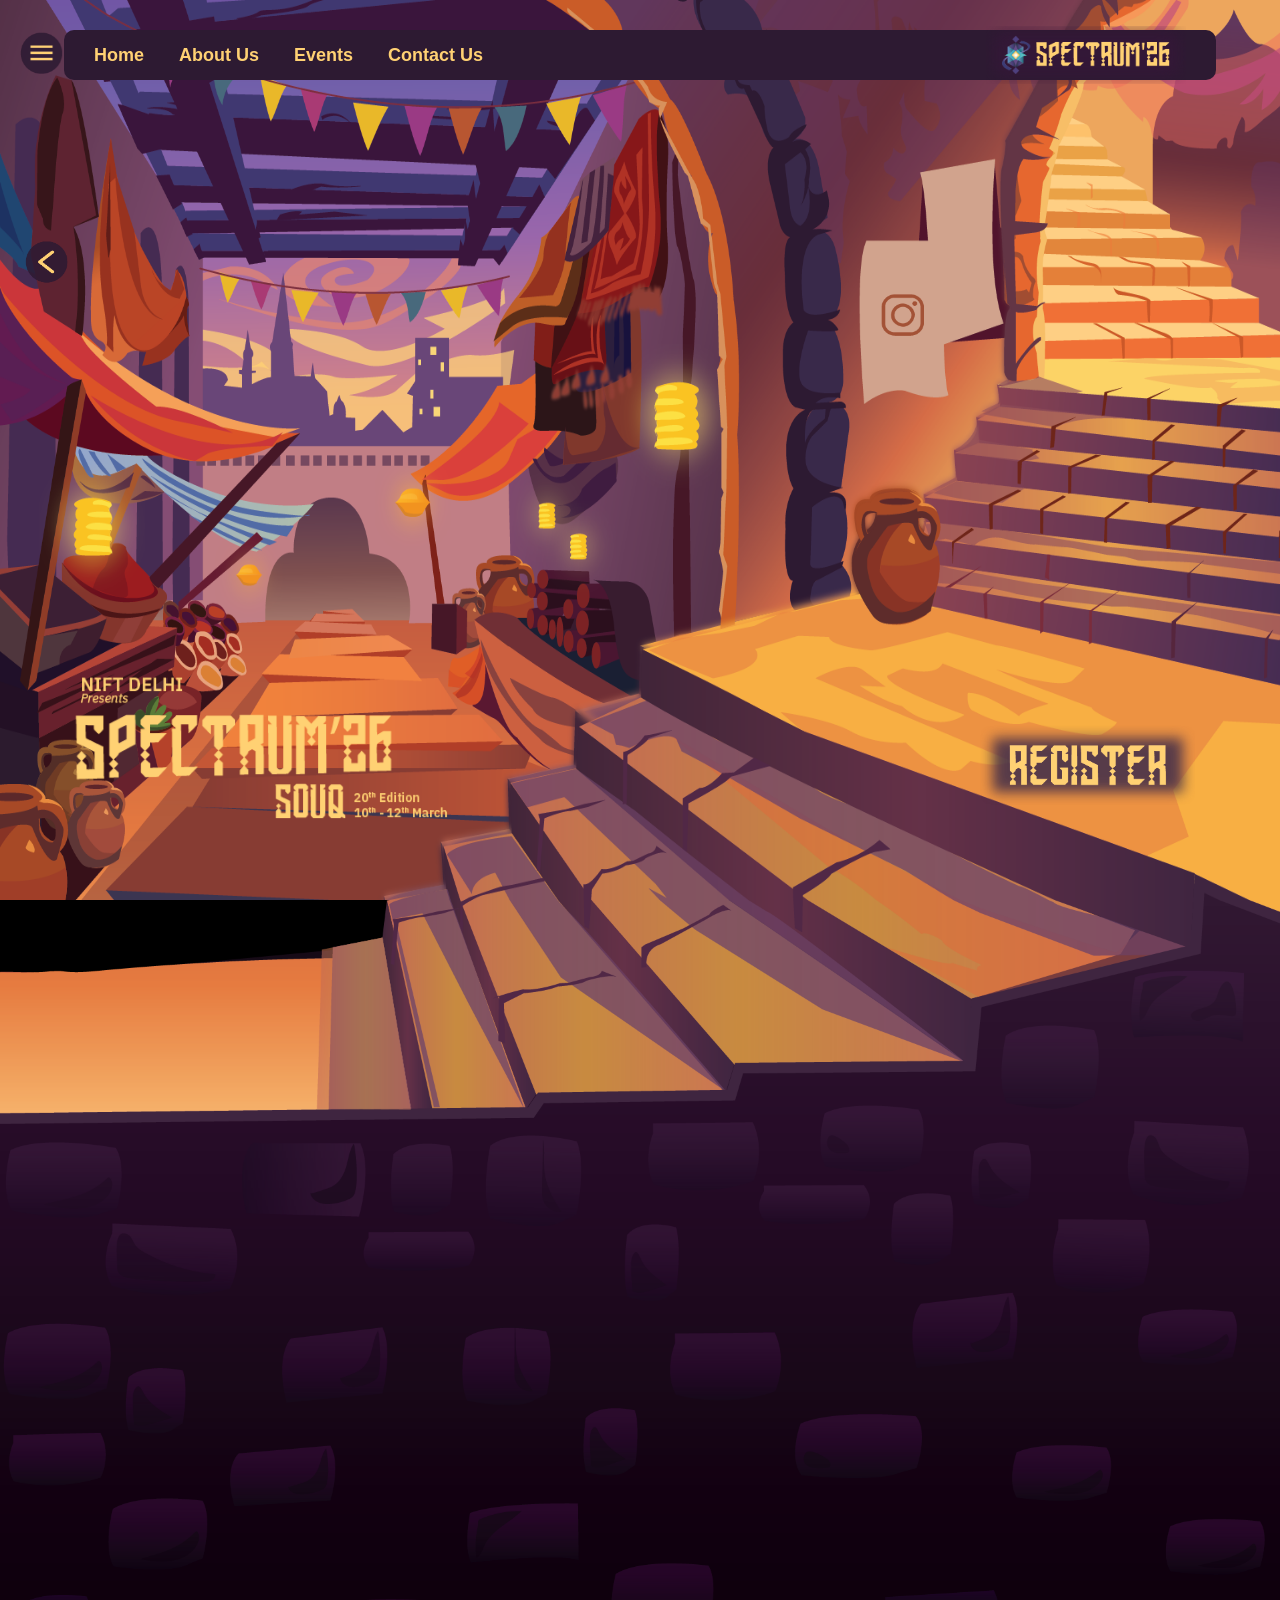
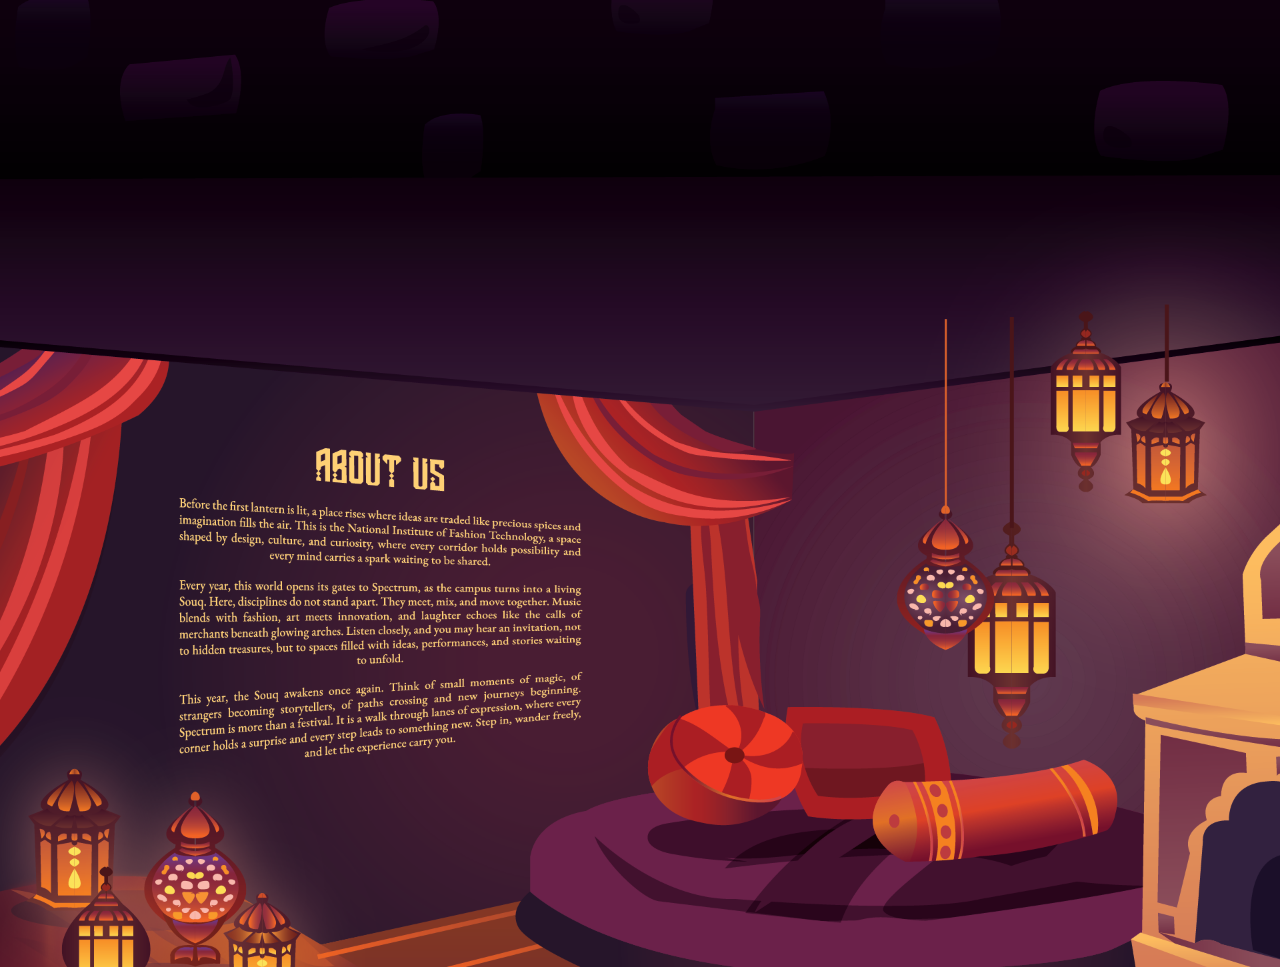
<file: index.html>
<!DOCTYPE html>
<html>

<head>
    <meta charset="UTF-8" />
    <meta name="viewport" content="width=device-width, initial-scale=1.0" />
    <title>SPECTRUM 2026 | Nift Delhi</title>
    <link rel="stylesheet" href="navbarstyle.css">
    <link rel="icon" type="image/png" sizes="42x42" href="Backgrounds/favicon.png">
    <link href="https://fonts.google.com/specimen/EB+Garamond?query=garamond" rel="stylesheet">

    <style>
        * {
            box-sizing: border-box;
        }

        html,
        body {
            margin: 0;
            padding: 0;
            background-color: #000000;
        }

        body {
            margin: 0;
            font-family: 'IBM Plex Sans', sans-serif;
        }

        /* Keep navbar + buttons above */
        .navbar {
            position: fixed;
            z-index: 30;
        }


        .custom-btn1,
        .custom-btn2,
        .custom-btn3,
        .static-image {
            position: absolute;
            z-index: 30;
        }


        .transition-section {
            width: 100%;
        }

        /* About section */
        .about-section {
            position: relative;
            z-index: 1;
            background: #2d1a32;
            color: white;
            padding: 200px 10%;
            text-align: center;
        }

        /* HERO SECTION */
        .hero {
            position: fixed;
            top: 0;
            left: 0;
            width: 100%;
            height: 100vh;
            overflow: hidden;
            z-index: 5;
        }

        .scroll-wrapper {
            position: relative;
            z-index: 2;
        }

        .hero-spacer {
            height: 0vh;
        }

        /* Allow scrolling equal to long image height */
        body {
            margin: 0;
            padding: 0;
        }

        .hero-image {
            width: 100%;
            height: 100%;
            display: block;
        }

        .scroll-section {
            position: relative;
            width: 100%;
            height: 100vh;
            z-index: 10;
            pointer-events: none;
        }

        .long-image {
            width: 100%;
            height: 100%;
            display: block;
            pointer-events: none;
            /* image should not capture clicks */
        }
        .long-imagebelow {
            width: 100%;
            height: auto;
            display: block;
            pointer-events: none;
            /* image should not capture clicks */
        }

        .back-btn {
            position: fixed;
            bottom: 617px;
            left: 25px;
            width: 45px;
            z-index: 30;
            cursor: pointer;
            transition: all 0.4s ease;
            pointer-events: auto;
            opacity: 0;
            visibility: hidden;
        }


        .back-btn img {
            width: 100%;
            display: block;
        }

        .back-btn:hover {
            transform: scale(1.15) rotate(2deg);
            opacity: 0.9;
        }

        .hero-spacer {
            height: 0vh;
        }

        .static-image {
            position: fixed;
            top: 74%;
            /* move up/down */
            left: 5%;
            /* move left/right */
            width: 400px;
            /* size */
        }

        /* REGISTER BUTTON */
        .custom-btn1 {
            position: fixed;

            /* Adjust these values to place it exactly */
            top: 85%;
            left: 85%;
            transform: translate(-50%, -50%);

            width: 18vw;
            max-width: 300px;
            min-width: 140px;

            cursor: pointer;
            transition: transform 0.3s ease;
        }

        .custom-btn1:hover {
            transform: translate(-50%, -50%) scale(1.08);
        }

        /* MORE BUTTON */
        .custom-btn2 {
            position: fixed;

            /* Adjust these values to place it exactly */
            top: 30px;
            left: 1.5%;
            /* transform: translate(-50%, -50%); */

            width: 3.5vw;
            max-width: 50px;
            min-width: 28px;

            cursor: pointer;
            transition: transform 0.3s ease;
        }

        .custom-btn2:hover {
            transform: scale(1.1);
        }

        /* INSTAGRAM BUTTON */
        .custom-btn3 {
            position: fixed;

            /* Set your own placement */
            top: 35%;
            left: 70.5%;
            transform: translate(-50%, -50%);

            /* Set your own size */
            width: 4vw;
            max-width: 60px;
            min-width: 30px;


            z-index: 30;
            cursor: pointer;
            transition: transform 0.3s ease;
        }

        .custom-btn3:hover {
            transform: translate(-50%, -50%) scale(1.08);
            filter: drop-shadow(0 0 15px #ffd173) drop-shadow(0 0 25px #ffd173);
        }

        .navbar,
        .custom-btn1,
        .custom-btn2,
        .custom-btn3,
        .static-image {
            transition: opacity 0.2s ease;
        }



       
    </style>
</head>

<body>

    <body style="visibility: hidden;">

        <div id="transitionOverlay" style="display: none;">
            <video id="transitionVideo" muted playsinline preload="auto">
                <source src="Backgrounds/loading.MP4" type="video/mp4">
            </video>
        </div>

        <nav class="navbar">
            <div class="nav-content">

                <div class="nav-links">
                    <a href="index.html">Home</a>
                    <a href="#" onclick="scrollToBottom()">About Us</a>
                    <a href="#" onclick="playTransition('events.html')">Events</a>
                    <a href="#" onclick="playTransition('contact.html')">Contact Us</a>
                </div>

                <div class="logo">
                    <img src="Button Images/logo.png" alt="Logo">
                </div>

            </div>
        </nav>

        <!-- HERO -->
        <section class="hero">
            <img src="Backgrounds/website.png" class="hero-image">
        </section>

        <a href="#" onclick="playTransition('events.html')">
            <img src="Button Images/register.png" class="custom-btn1">
        </a>

        <a href="more.html">
            <img src="Button Images/moreicon.png" class="custom-btn2">
        </a>

        <a href="https://www.instagram.com/spectrum.niftdelhi?igsh=MXRwemh3cGc5OGtkMg==" target="_blank">
            <img src="Button Images/instagram.png" class="custom-btn3">
        </a>

        <img src="Button Images/dates.png" class="static-image">


        <div class="hero-spacer"></div>

        <section class="scroll-section" id="bottom">
            <img src="Backgrounds/about us.png" class="long-image">
            <img src="Backgrounds/about us below.png" class="long-imagebelow">

            <a href="#" onclick="scrollToTop()" class="back-btn">
                <img src="Button Images/backicon.png">
            </a>

        </section>


        <script>
            function playTransition(targetPage) {

                const overlay = document.getElementById("transitionOverlay");
                const video = document.getElementById("transitionVideo");

                overlay.style.display = "flex";

                video.currentTime = 0;
                video.play();

                video.onended = function () {
                    window.location.href = targetPage;
                };
            }

            function scrollToBottom() {
                window.scrollTo({
                    top: document.body.scrollHeight,
                    behavior: "smooth"
                });
            }
            function scrollToTop() {
                window.scrollTo({
                    top: 0,
                    behavior: "smooth"
                });
            }

        </script>

        <script>
            const navbar = document.querySelector(".navbar");
            const btn1 = document.querySelector(".custom-btn1");
            const btn2 = document.querySelector(".custom-btn2");
            const btn3 = document.querySelector(".custom-btn3");
            const staticImg = document.querySelector(".static-image");
            const backBtn = document.querySelector(".back-btn");
            const longImage = document.querySelector(".long-image");

            window.addEventListener("scroll", () => {

                const hide = window.scrollY > 0;

                navbar.style.opacity = hide ? "0" : "1";
                btn1.style.opacity = hide ? "0" : "1";
                btn2.style.opacity = hide ? "0" : "1";
                btn3.style.opacity = hide ? "0" : "1";
                staticImg.style.opacity = hide ? "0" : "1";

                // Back button logic
                const rect = longImage.getBoundingClientRect();
                const showBack = rect.bottom <= window.innerHeight;

                backBtn.style.opacity = showBack ? "1" : "0";
                backBtn.style.visibility = showBack ? "visible" : "hidden";
            });
        </script>

        <script>
            window.addEventListener("load", function () {

                const params = new URLSearchParams(window.location.search);

                if (params.get("scroll") === "about") {

                    // Instantly jump to bottom BEFORE showing page
                    window.scrollTo(0, document.documentElement.scrollHeight);

                }

                // Reveal page after correct scroll position
                document.body.style.visibility = "visible";

            });
        </script>



    </body>

</html>
</file>
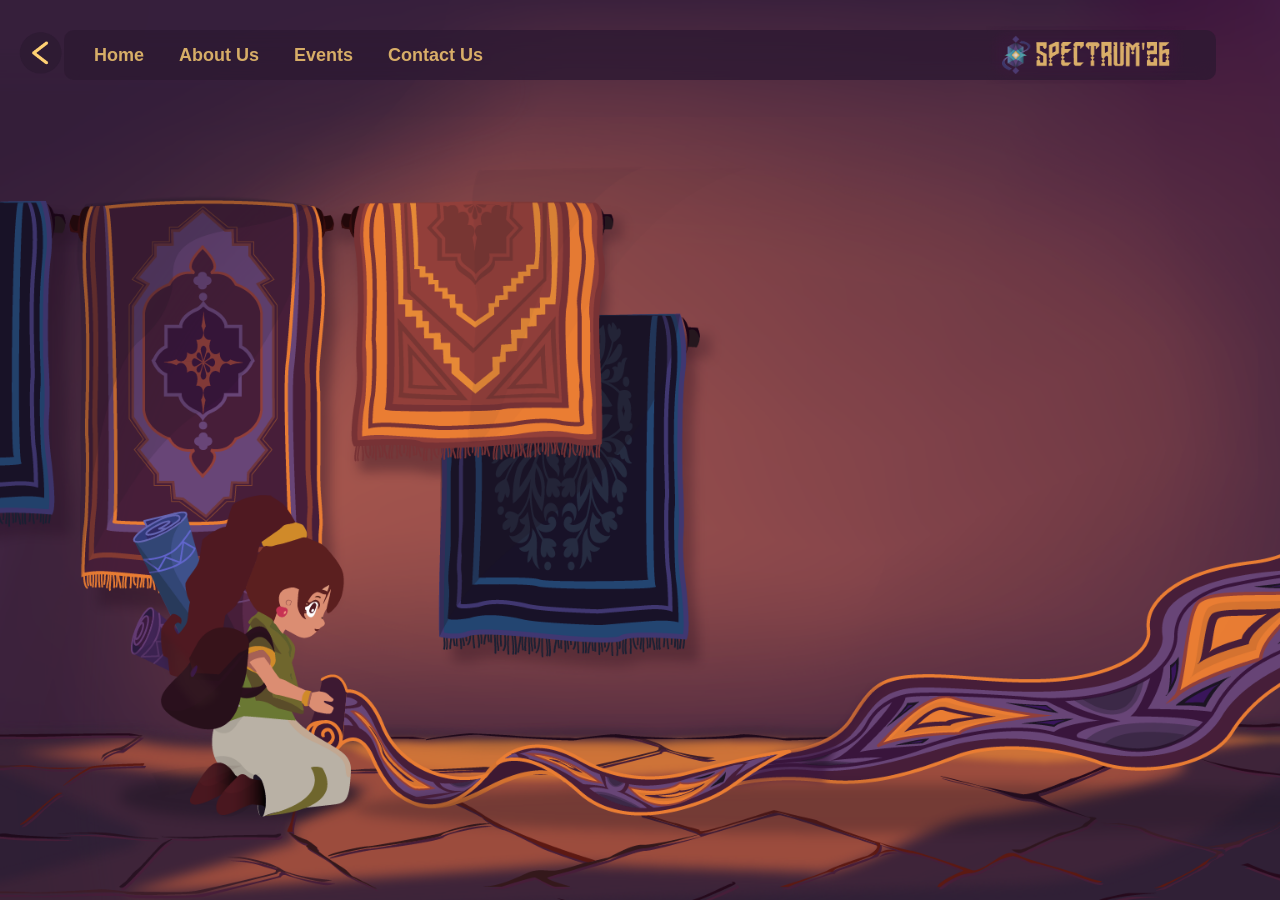
<file: contact.html>
<!DOCTYPE html>
<html>
<head>
  <meta charset="UTF-8"/>
<meta name="viewport" content="width=device-width, initial-scale=1.0"/>
    <title>Contact Us | SPECTRUM 2026 | Nift Delhi</title>
    <link rel="stylesheet" href="navbarstyle.css">
    <link rel="icon" type="image/png" sizes="42x42" href="Backgrounds/favicon.png">
  <link href="https://fonts.google.com/specimen/EB+Garamond?query=garamond" rel="stylesheet">

  
  <style>
    html, body {
    margin: 0;
    padding: 0;
    background-color: #000000;  /* match your site theme */
}
    *{
            box-sizing: border-box;
        }

        body {
            margin: 0;
            font-family: 'IBM Plex Sans', sans-serif;
        }
      
        .page-hero {
            height: 100vh;
            width: 100%;
            background-image: url('Backgrounds/contact.png'); 
            background-size: cover;
            background-position: center;
            position: relative;
        }

        
.back-btn {
    position: absolute;
    width: 45px;
    top: 30px;
    left: 1.5%;
    z-index: 50;
    cursor: pointer;
    transition: all 0.4s ease;
}

.back-btn img {
    width: 100%;
    display: block;
}

.back-btn:hover {
    transform: scale(1.15) rotate(2deg);
    opacity: 0.9;
}

    </style>
</head>


<body>

    <div id="transitionOverlay" style="display: none;">
    <video id="transitionVideo" muted playsinline preload="auto">
        <source src="Backgrounds/loading.MP4" type="video/mp4">
    </video>
</div>

<section class="page-hero">

      <a href="index.html" class="back-btn">
    <img src="Button Images/backicon.png">
</a>
</section>

 <nav class="navbar">
        <div class="nav-content">

            <div class="nav-links">
                <a href="#" onclick="playTransition('index.html')">Home</a>
             <a href="#" onclick="playTransition('index.html?scroll=about')">
    About Us
</a>
              <a href="#" onclick="playTransition('events.html')">Events</a>
               <a href="contact.html">Contact Us</a>
            </div>

            <div class="logo">
                    <img src="Button Images/logo.png" alt="Logo">
            </div>

        </div>
    </nav>

    <script>
function playTransition(targetPage) {

    const overlay = document.getElementById("transitionOverlay");
    const video = document.getElementById("transitionVideo");

    overlay.style.display = "flex";

    video.currentTime = 0;
    video.play();

    video.onended = function () {
        window.location.href = targetPage;
    };
}
</script>

</body>
</html>
</file>
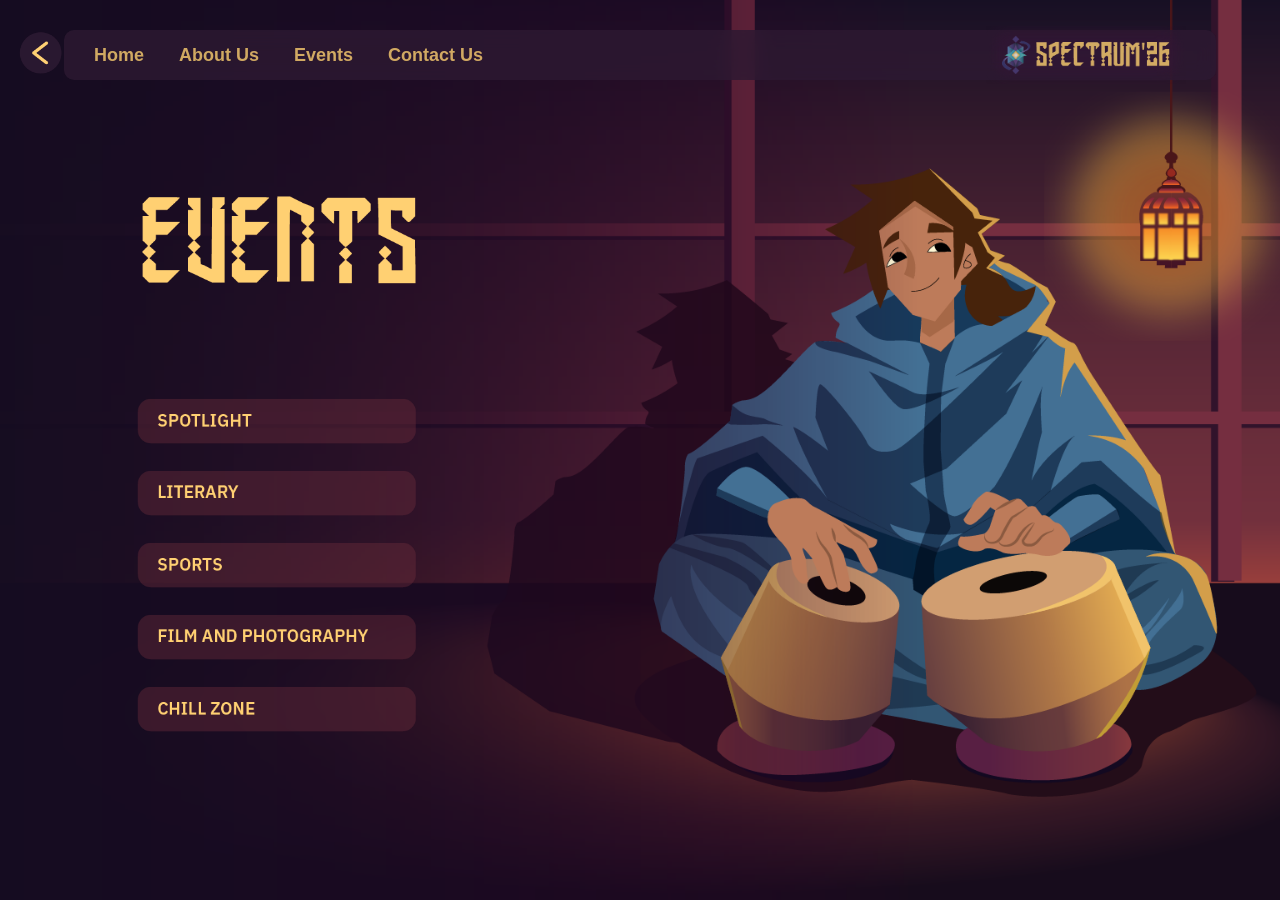
<file: events.html>
<!DOCTYPE html>
<html>

<head>
    <meta charset="UTF-8" />
    <meta name="viewport" content="width=device-width, initial-scale=1.0" />
    <title>Events | SPECTRUM 2026 | Nift Delhi</title>
    <link rel="stylesheet" href="navbarstyle.css">
    <link rel="icon" type="image/png" sizes="42x42" href="Backgrounds/favicon.png">
    <link href="https://fonts.google.com/specimen/EB+Garamond?query=garamond" rel="stylesheet">

    <style>
        html,
        body {
            margin: 0;
            padding: 0;
            background-color: #000000;
            /* match your site theme */
            box-sizing: border-box;
        }

        body {
            margin: 0;
            font-family: 'IBM Plex Sans', sans-serif;
        }

        .page-hero {
            height: 100vh;
            width: 100%;
            background-image: url('Backgrounds/musician.png');
            background-size: cover;
            background-position: center;
            position: relative;
        }

        /* Static Image */
        .static-image {
            position: absolute;
            top: 20%;
            left: 10%;
            width: 300px;
        }

        /* Common Button Style */
        .btn {
            position: absolute;
            width: 300px;
            /* button size */
            cursor: pointer;
            transition: transform 0.3s ease;
        }

        .btn:hover {
            transform: scale(1.08);
        }

        /* Individual Button Positions */
        .btn1 {
            top: 43%;
            left: 10%;
        }

        .btn2 {
            top: 51%;
            left: 10%;
        }

        .btn3 {
            top: 59%;
            left: 10%;
        }

        .btn4 {
            top: 67%;
            left: 10%;
        }

        .btn5 {
            top: 75%;
            left: 10%;
        }

        .back-btn {
            position: absolute;
            width: 45px;
            top: 30px;
            left: 1.5%;
            z-index: 50;
            cursor: pointer;
            transition: all 0.4s ease;
        }

        .back-btn img {
            width: 100%;
            display: block;
        }

        .back-btn:hover {
            transform: scale(1.15) rotate(2deg);
            opacity: 0.9;
        }
    </style>
</head>

<body>

    <div id="transitionOverlay" style="display: none;">
        <video id="transitionVideo" muted playsinline preload="auto">
            <source src="Backgrounds/loading.MP4" type="video/mp4">
        </video>
    </div>

    <section class="page-hero">
        <!-- Static Image -->
        <img src="Button Images/events.png" class="static-image">

        <!-- Custom Buttons -->
        <a href="event pages/spotlight.html">
            <img src="Button Images/spotlight.png" class="btn btn1">
        </a>

        <a href="event pages/literary.html">
            <img src="Button Images/literary.png" class="btn btn2">
        </a>

        <a href="event pages/sports.html">
            <img src="Button Images/sports.png" class="btn btn3">
        </a>

        <a href="event pages/film.html">
            <img src="Button Images/film.png" class="btn btn4">
        </a>

        <a href="event pages/chill-zone.html">
            <img src="Button Images/chill-zone.png" class="btn btn5">
        </a>

        <a href="index.html" class="back-btn">
            <img src="Button Images/backicon.png">
        </a>

    </section>
    <!-- NAVBAR (same everywhere) -->
    <nav class="navbar">
        <div class="nav-content">

            <div class="nav-links">
                <a href="#" onclick="playTransition('index.html')">Home</a>
                <a href="#" onclick="playTransition('index.html?scroll=about')">
                    About Us
                </a>
                <a href="events.html">Events</a>
                <a href="#" onclick="playTransition('contact.html')">Contact Us</a>
            </div>

            <div class="logo">
                <img src="Button Images/logo.png" alt="Logo">
            </div>

        </div>
    </nav>

    <script>
        function playTransition(targetPage) {

            const overlay = document.getElementById("transitionOverlay");
            const video = document.getElementById("transitionVideo");

            overlay.style.display = "flex";

            video.currentTime = 0;
            video.play();

            video.onended = function () {
                window.location.href = targetPage;
            };
        }
    </script>

</body>

</html>
</file>
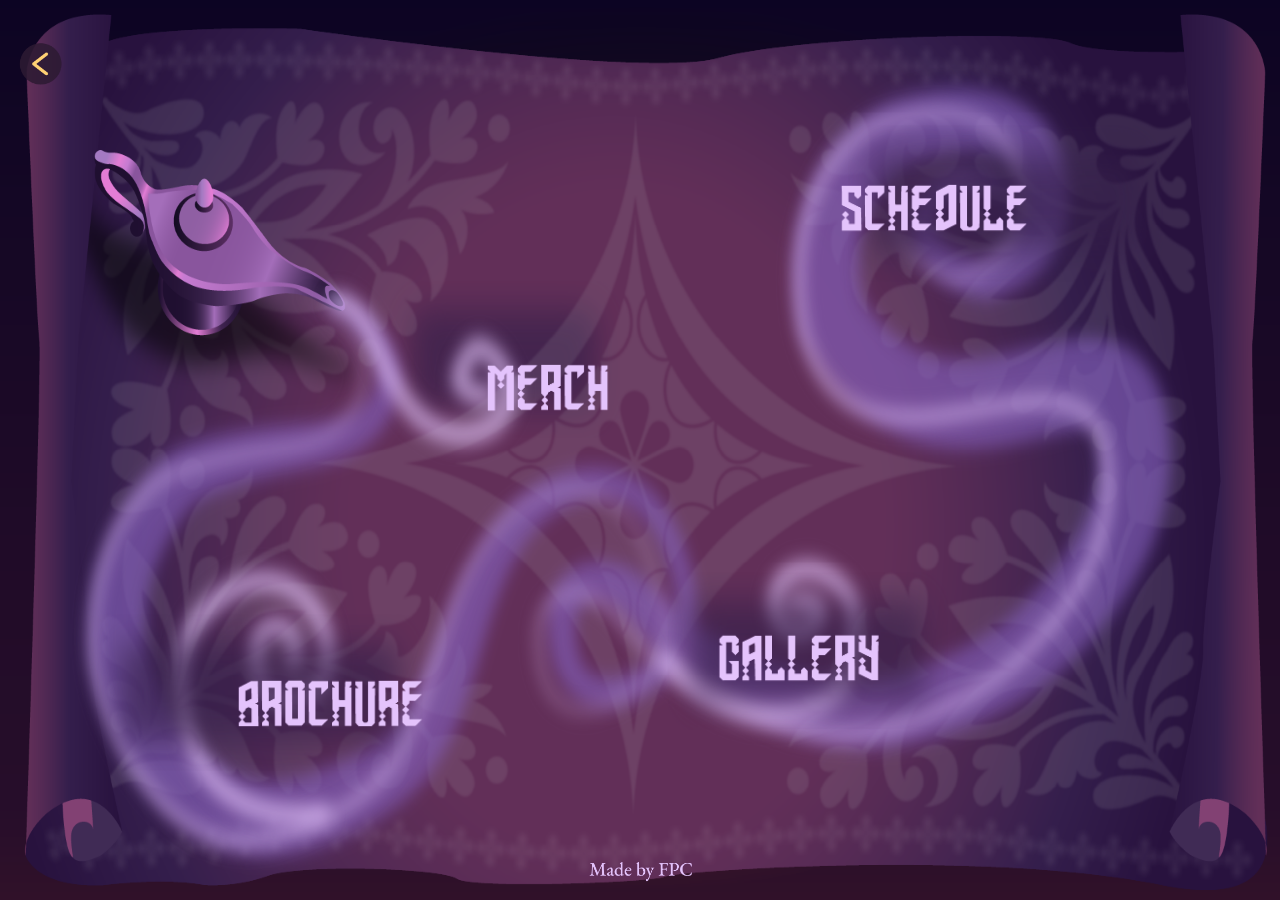
<file: more.html>
<!DOCTYPE html>
<html>
<head>
    <title>More | SPECTRUM 2026 | Nift Delhi</title>
<meta charset="UTF-8"/>
<meta name="viewport" content="width=device-width, initial-scale=1.0"/>

    <style>
        * {
            box-sizing: border-box;
        }

        html, body {
            margin: 0;
            padding: 0;
            background-color: #000000;
        }

        .hero {
            height: 100vh;
            position: relative;
            display: flex;
            justify-content: center;
            align-items: center;
        }

        /* Background Image */
        .bg-image {
            width: 100%;
            height: 100%;
        }

        /* ========================= */
        /* BUTTONS 1–4 (Grouped) */
        /* ========================= */

        .btn-group img {
            position: absolute;
            width: 200px;              /* shared size */
            cursor: pointer;
            transition: transform 0.3s ease;
        }

        .btn-group img:hover {
            transform: scale(1.08);
        }

        .custom-btn1 {
            top: 75%;
            left: 18%;
        }

        .custom-btn2 {
            top: 40%;
            left: 35%;
        }

        .custom-btn3 {
            top: 70%;
            left: 55%;
        }

        .custom-btn4 {
            top: 20%;
            left: 65%;
        }

        /* ========================= */
        /* BUTTON 5 (FULLY SEPARATE) */
        /* ========================= */

        .custom-btn5 {
            position: absolute;

            width: 45px;      /* CHANGE FREELY */
            top: 4.5%;           /* CHANGE FREELY */
            left: 1.5%;

            cursor: pointer;
            transition: all 0.4s ease;
        }

        .custom-btn5:hover {
            transform: scale(1.15) rotate(2deg);
            opacity: 0.9;
        }

        .bottom-image {
    position: fixed;
    bottom: 10px;       /* distance from bottom */
    left: 50%;
    transform: translateX(-50%);

    width: 150px;       /* adjust size */
    max-width: 80%;

    z-index: 50;
}

    </style>
</head>

<body>

<section class="hero">

    <!-- Buttons 1–4 inside group -->
    <div class="btn-group">

        <a href="More pages/Brochure.html">
            <img src="Button Images/brochure.png" class="custom-btn1">
        </a>

        <a href="More pages/Merch.html">
            <img src="Button Images/merch.png" class="custom-btn2">
        </a>

        <a href="More pages/Gallery.html">
            <img src="Button Images/gallery.png" class="custom-btn3">
        </a>

        <a href="More pages/Schedule.html">
            <img src="Button Images/schedule.png" class="custom-btn4">
        </a>

    </div>

    <!-- Button 5 completely separate -->
    <a href="index.html">
        <img src="Button Images/backicon.png" class="custom-btn5">
    </a>

    <!-- Background -->
    <img src="Backgrounds/more.png" class="bg-image" alt="More Page">

</section>

<img src="Button Images/madeby.png" class="bottom-image">

</body>
</html>
</file>
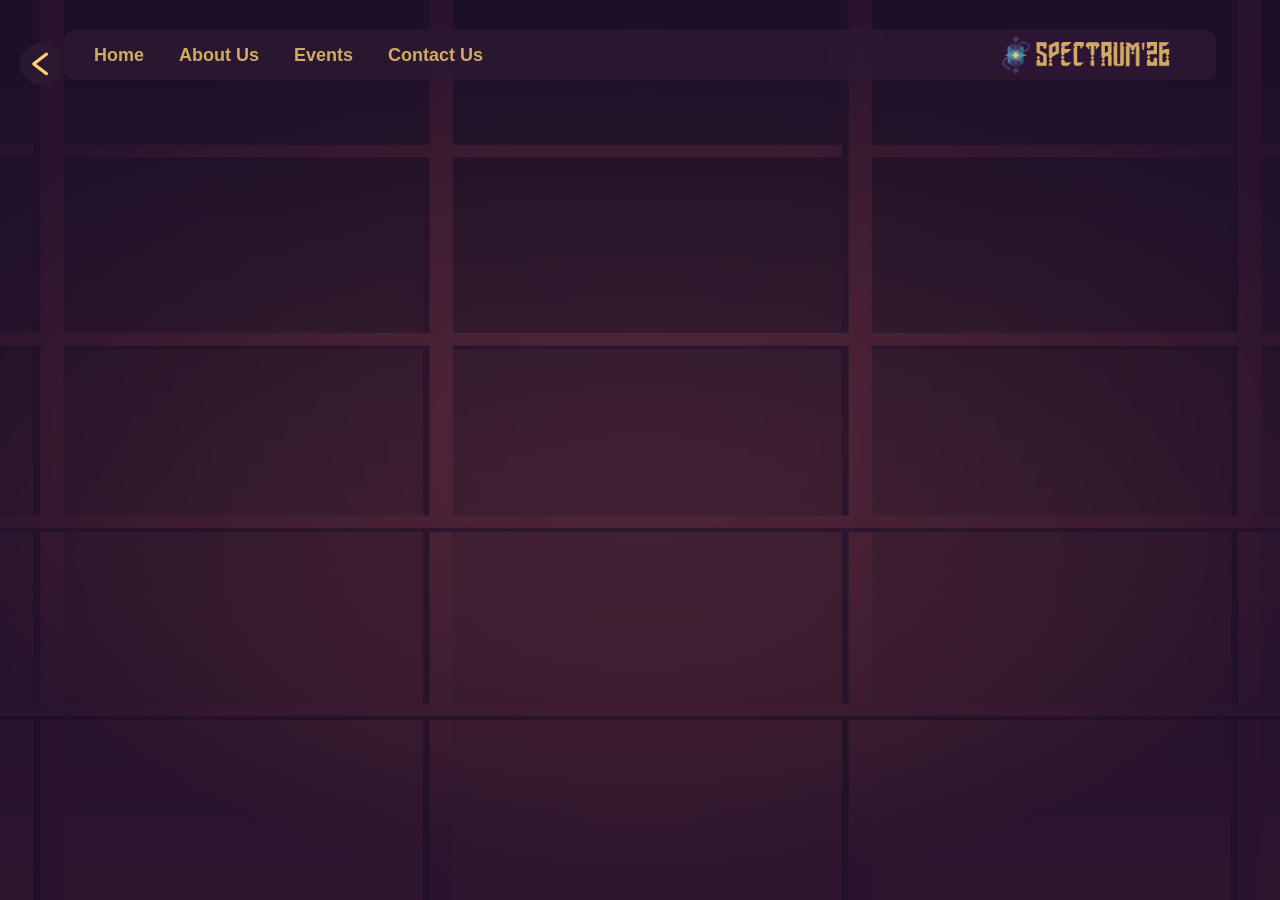
<file: event pages/chill-zone.html>
<!DOCTYPE html>
<html>
<head>
    <meta charset="UTF-8"/>
<meta name="viewport" content="width=device-width, initial-scale=1.0"/>

    <title>Chill Zone Events | SPECTRUM 2026 | Nift Delhi</title>
   <link rel="icon" type="image/png" sizes="42x42" href="../Backgrounds/favicon.png">
    <link rel="stylesheet" href="../navbarstyle.css">
<link href="https://fonts.google.com/specimen/EB+Garamond?query=garamond" rel="stylesheet">
    <style>
        html, body {
    margin: 0;
    padding: 0;
    background-color: #000000;  /* match your site theme */
}
        {
            box-sizing: border-box;
        }

        body {
            margin: 0;
            font-family: 'IBM Plex Sans', sans-serif;
        }
        /* Background Image for this page only */
        .page-hero {
            height: 100vh;
            width: 100%;
            background-image: url('../Backgrounds/wall.png');
            background-size: cover;
            background-position: center;
            background-repeat: no-repeat;
            position: relative;
        }

        .page-hero::before {
    content: "";
    position: absolute;
    top: 0;
    left: 0;
    width: 100%;
    height: 100%;
    opacity: 0.5;
    background: #2d1a32;  
    z-index: 1;
}

.back-btn {
    position: absolute;
    top: 4.5%;
    left: 1.5%;
    width: 45px;
    z-index: 50;
    cursor: pointer;
    transition: all 0.4s ease;
}

.back-btn img {
    width: 100%;
    display: block;
}

.back-btn:hover {
    transform: scale(1.15) rotate(2deg);
    opacity: 0.9;
}

    </style>
</head>

<body>

    <div id="transitionOverlay" style="display: none;">
    <video id="transitionVideo" muted playsinline preload="auto">
        <source src="../Backgrounds/loading.MP4" type="video/mp4">
    </video>
</div>

    <!-- NAVBAR -->
    <nav class="navbar">
        <div class="nav-content">

            <div class="nav-links">
                 <a href="#" onclick="playTransition('../index.html')">Home</a>
    <a href="#" onclick="playTransition('../index.html?scroll=about')">About Us</a>
    <a href="../events.html">Events</a>
    <a href="#" onclick="playTransition('../contact.html')">Contact Us</a>
</div>

<div class="logo">
                    <img src="../Button Images/logo.png" alt="Logo">
            </div>

        </div>
    </nav>

    <section class="page-hero">

<a href="../events.html" class="back-btn">
    <img src="../Button Images/backicon.png">
</a>


    </section>

<script>
function playTransition(targetPage) {

    const overlay = document.getElementById("transitionOverlay");
    const video = document.getElementById("transitionVideo");

    overlay.style.display = "flex";

    video.currentTime = 0;
    video.play();

    video.onended = function () {
        window.location.href = targetPage;
    };
}
</script>

</body>
</html>
</file>
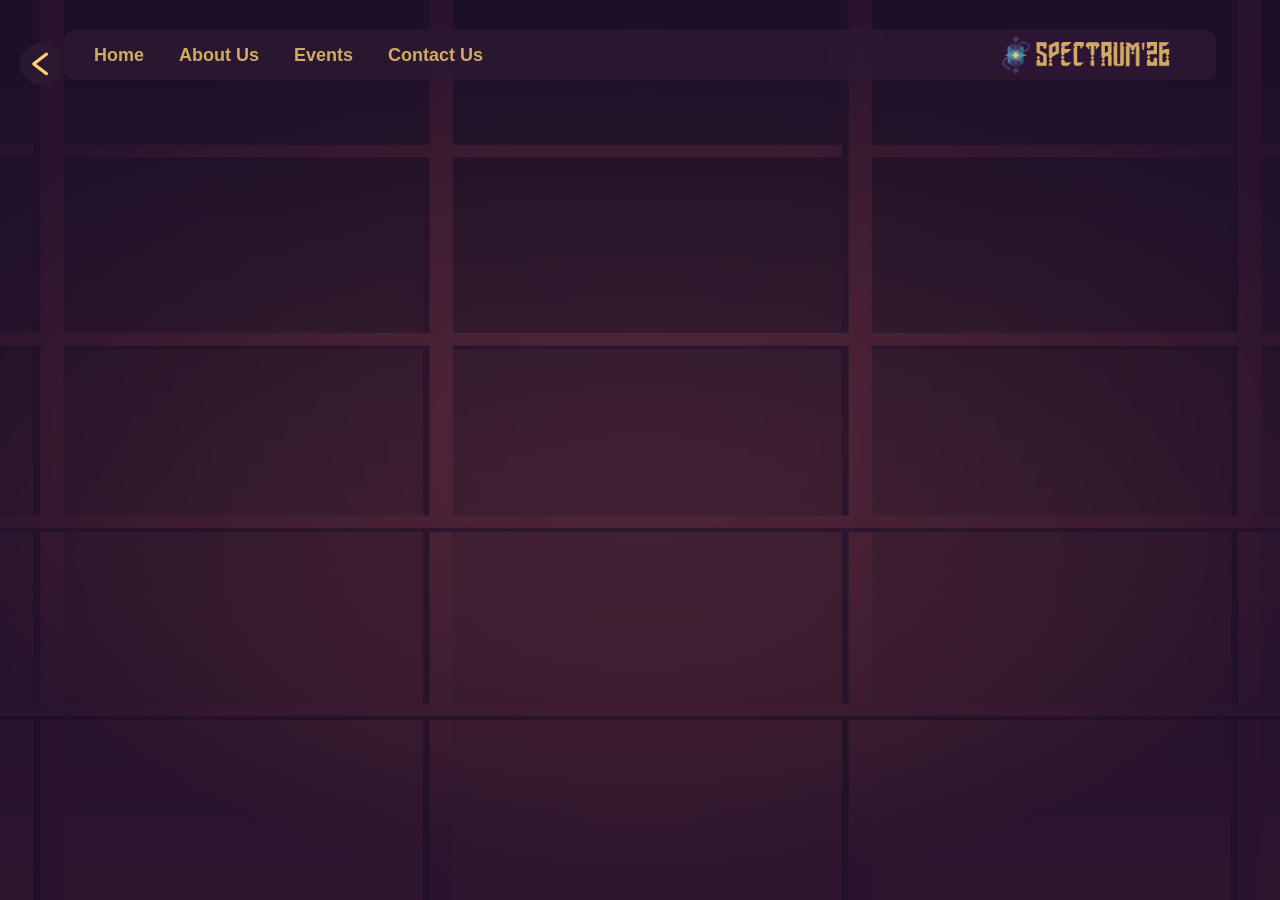
<file: event pages/film.html>
<!DOCTYPE html>
<html>
<head>
    <meta charset="UTF-8"/>
<meta name="viewport" content="width=device-width, initial-scale=1.0"/>

    <title>Film and Photography Events | SPECTRUM 2026 | Nift Delhi</title>
   <link rel="icon" type="image/png" sizes="42x42" href="../Backgrounds/favicon.png">
    <link rel="stylesheet" href="../navbarstyle.css">
    <link href="https://fonts.google.com/specimen/EB+Garamond?query=garamond" rel="stylesheet">
    <style>
        html, body {
    margin: 0;
    padding: 0;
    background-color: #000000;  /* match your site theme */
}
        {
            box-sizing: border-box;
        }

        body {
            margin: 0;
            font-family: 'IBM Plex Sans', sans-serif;
        }
        /* Background Image for this page only */
        .page-hero {
            height: 100vh;
            width: 100%;
            background-image: url('../Backgrounds/wall.png');
            background-size: cover;
            background-position: center;
            background-repeat: no-repeat;
            position: relative;
        }

        .page-hero::before {
    content: "";
    position: absolute;
    top: 0;
    left: 0;
    width: 100%;
    height: 100%;
    opacity: 0.5;
    background: #2d1a32;  
    z-index: 1;
}

.back-btn {
    position: absolute;
    top: 4.5%;
    left: 1.5%;
    width: 45px;
    z-index: 50;
    cursor: pointer;
    transition: all 0.4s ease;
}

.back-btn img {
    width: 100%;
    display: block;
}

.back-btn:hover {
    transform: scale(1.15) rotate(2deg);
    opacity: 0.9;
}

    </style>
</head>

<body>

    <div id="transitionOverlay" style="display: none;">
    <video id="transitionVideo" muted playsinline preload="auto">
        <source src="../Backgrounds/loading.MP4" type="video/mp4">
    </video>
</div>

    <!-- NAVBAR -->
    <nav class="navbar">
        <div class="nav-content">

            <div class="nav-links">
                 <a href="#" onclick="playTransition('../index.html')">Home</a>
    <a href="#" onclick="playTransition('../index.html?scroll=about')">About Us</a>
    <a href="../events.html">Events</a>
    <a href="#" onclick="playTransition('../contact.html')">Contact Us</a>
</div>

<div class="logo">
                    <img src="../Button Images/logo.png" alt="Logo">
            </div>

        </div>
    </nav>

    <section class="page-hero">

<a href="../events.html" class="back-btn">
    <img src="../Button Images/backicon.png">
</a>


    </section>

<script>
function playTransition(targetPage) {

    const overlay = document.getElementById("transitionOverlay");
    const video = document.getElementById("transitionVideo");

    overlay.style.display = "flex";

    video.currentTime = 0;
    video.play();

    video.onended = function () {
        window.location.href = targetPage;
    };
}
</script>

</body>
</html>
</file>
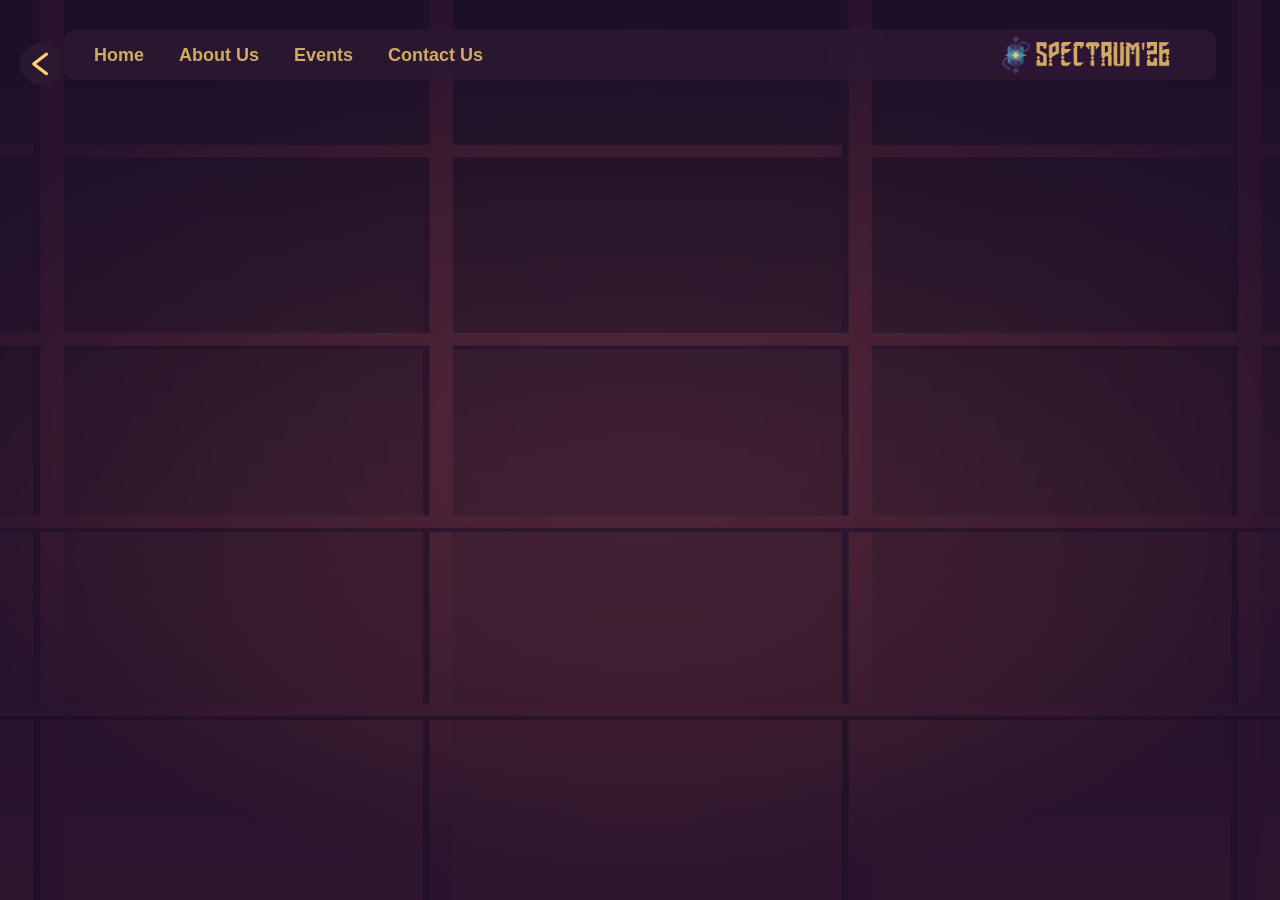
<file: event pages/literary.html>
<!DOCTYPE html>
<html>
<head>
    <meta charset="UTF-8"/>
<meta name="viewport" content="width=device-width, initial-scale=1.0"/>

    <title>Literary Events | SPECTRUM 2026 | Nift Delhi</title>
   <link rel="icon" type="image/png" sizes="42x42" href="../Backgrounds/favicon.png">
    <link rel="stylesheet" href="../navbarstyle.css">
    <link href="https://fonts.google.com/specimen/EB+Garamond?query=garamond" rel="stylesheet">

    <style>
        html, body {
    margin: 0;
    padding: 0;
    background-color: #000000;  /* match your site theme */
}
        {
            box-sizing: border-box;
        }

        body {
            margin: 0;
            font-family: 'IBM Plex Sans', sans-serif;
        }
        /* Background Image for this page only */
        .page-hero {
            height: 100vh;
            width: 100%;
            background-image: url('../Backgrounds/wall.png');
            background-size: cover;
            background-position: center;
            background-repeat: no-repeat;
            position: relative;
        }

        .page-hero::before {
    content: "";
    position: absolute;
    top: 0;
    left: 0;
    width: 100%;
    height: 100%;
    opacity: 0.5;
    background: #2d1a32;  
    z-index: 1;
}

.back-btn {
    position: absolute;
    top: 4.5%;
    left: 1.5%;
    width: 45px;
    z-index: 50;
    cursor: pointer;
    transition: all 0.4s ease;
}

.back-btn img {
    width: 100%;
    display: block;
}

.back-btn:hover {
    transform: scale(1.15) rotate(2deg);
    opacity: 0.9;
}

    </style>
</head>

<body>

    <div id="transitionOverlay" style="display: none;">
    <video id="transitionVideo" muted playsinline preload="auto">
        <source src="../Backgrounds/loading.MP4" type="video/mp4">
    </video>
</div>

    <!-- NAVBAR -->
    <nav class="navbar">
        <div class="nav-content">

            <div class="nav-links">
                 <a href="#" onclick="playTransition('../index.html')">Home</a>
    <a href="#" onclick="playTransition('../index.html?scroll=about')">About Us</a>
    <a href="../events.html">Events</a>
    <a href="#" onclick="playTransition('../contact.html')">Contact Us</a>
</div>

<div class="logo">
                    <img src="../Button Images/logo.png" alt="Logo">
            </div>

        </div>
    </nav>

    <section class="page-hero">

<a href="../events.html" class="back-btn">
    <img src="../Button Images/backicon.png">
</a>


    </section>

<script>
function playTransition(targetPage) {

    const overlay = document.getElementById("transitionOverlay");
    const video = document.getElementById("transitionVideo");

    overlay.style.display = "flex";

    video.currentTime = 0;
    video.play();

    video.onended = function () {
        window.location.href = targetPage;
    };
}
</script>

</body>
</html>
</file>
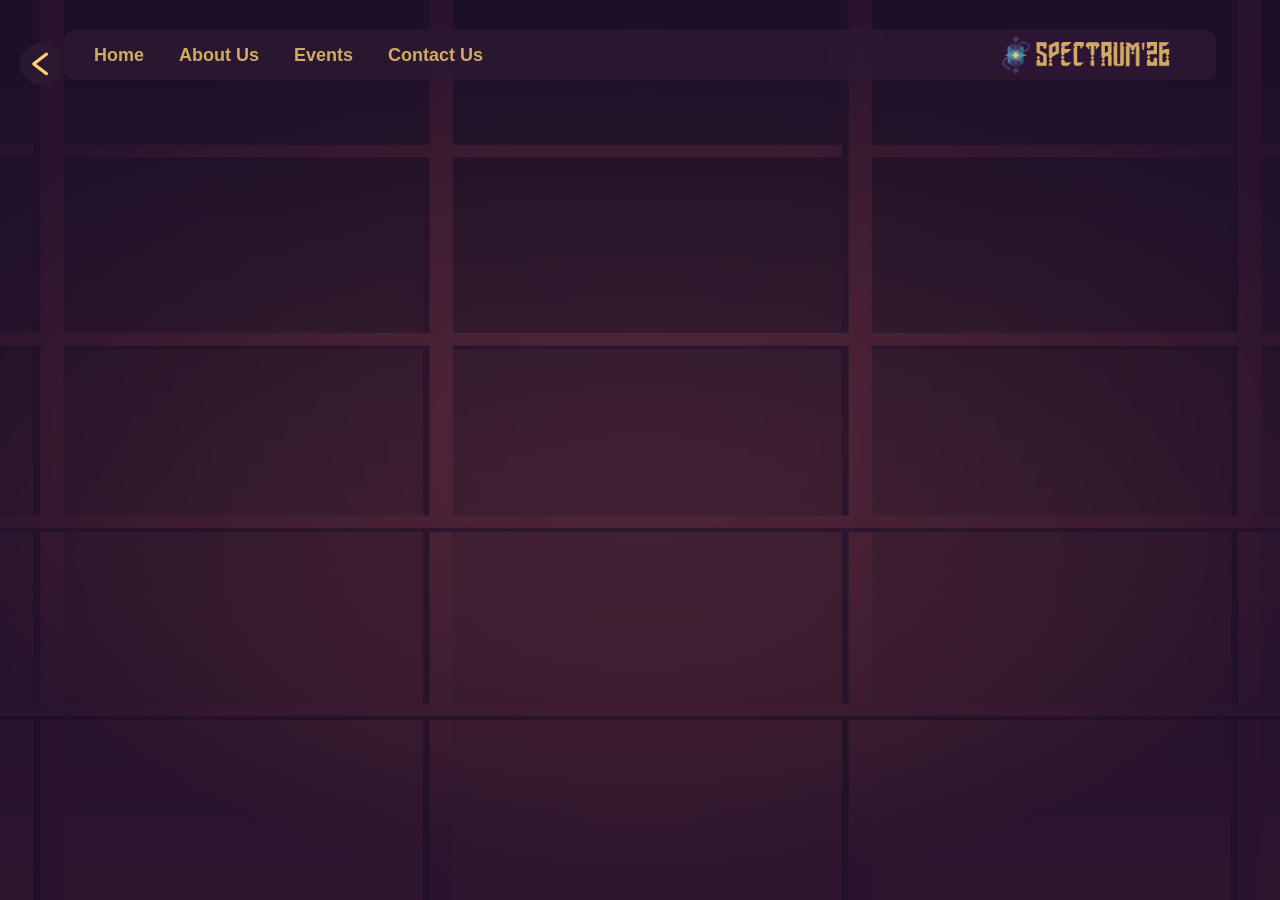
<file: event pages/sports.html>
<!DOCTYPE html>
<html>
<head>
    <meta charset="UTF-8"/>
<meta name="viewport" content="width=device-width, initial-scale=1.0"/>

    <title>Sports Events | SPECTRUM 2026 | Nift Delhi</title>
   <link rel="icon" type="image/png" sizes="42x42" href="../Backgrounds/favicon.png">
    <link rel="stylesheet" href="../navbarstyle.css">
<link href="https://fonts.google.com/specimen/EB+Garamond?query=garamond" rel="stylesheet">
    <style>
        html, body {
    margin: 0;
    padding: 0;
    background-color: #000000;  /* match your site theme */
}
        {
            box-sizing: border-box;
        }

        body {
            margin: 0;
            font-family: 'IBM Plex Sans', sans-serif;
        }
        /* Background Image for this page only */
        .page-hero {
            height: 100vh;
            width: 100%;
            background-image: url('../Backgrounds/wall.png');
            background-size: cover;
            background-position: center;
            background-repeat: no-repeat;
            position: relative;
        }

        .page-hero::before {
    content: "";
    position: absolute;
    top: 0;
    left: 0;
    width: 100%;
    height: 100%;
    opacity: 0.5;
    background: #2d1a32;  
    z-index: 1;
}

.back-btn {
    position: absolute;
    top: 4.5%;
    left: 1.5%;
    width: 45px;
    z-index: 50;
    cursor: pointer;
    transition: all 0.4s ease;
}

.back-btn img {
    width: 100%;
    display: block;
}

.back-btn:hover {
    transform: scale(1.15) rotate(2deg);
    opacity: 0.9;
}

    </style>
</head>

<body>

    <div id="transitionOverlay" style="display: none;">
    <video id="transitionVideo" muted playsinline preload="auto">
        <source src="../Backgrounds/loading.MP4" type="video/mp4">
    </video>
</div>

    <!-- NAVBAR -->
    <nav class="navbar">
        <div class="nav-content">

            <div class="nav-links">
                 <a href="#" onclick="playTransition('../index.html')">Home</a>
    <a href="#" onclick="playTransition('../index.html?scroll=about')">About Us</a>
    <a href="../events.html">Events</a>
    <a href="#" onclick="playTransition('../contact.html')">Contact Us</a>
</div>

<div class="logo">
                    <img src="../Button Images/logo.png" alt="Logo">
            </div>

        </div>
    </nav>

    <section class="page-hero">

<a href="../events.html" class="back-btn">
    <img src="../Button Images/backicon.png">
</a>


    </section>

<script>
function playTransition(targetPage) {

    const overlay = document.getElementById("transitionOverlay");
    const video = document.getElementById("transitionVideo");

    overlay.style.display = "flex";

    video.currentTime = 0;
    video.play();

    video.onended = function () {
        window.location.href = targetPage;
    };
}
</script>

</body>
</html>
</file>
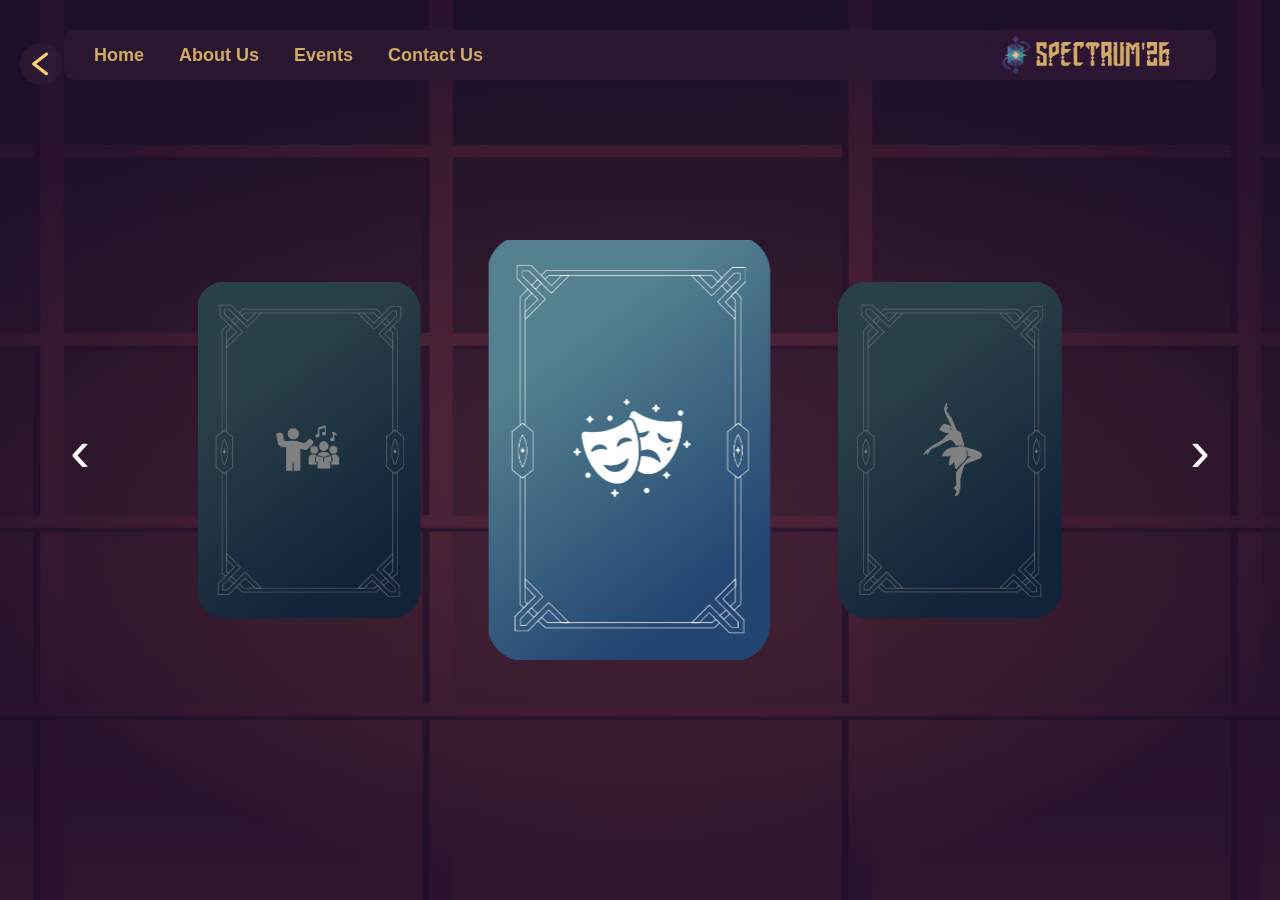
<file: event pages/spotlight.html>
<!DOCTYPE html>
<html>
<head>
    <meta charset="UTF-8"/>
<meta name="viewport" content="width=device-width, initial-scale=1.0"/>
    <title>Spotlight Events | SPECTRUM 2026 | Nift Delhi</title>
   <link rel="icon" type="image/png" sizes="42x42" href="../Backgrounds/favicon.png">
    <link rel="stylesheet" href="../navbarstyle.css">
<link href="https://fonts.google.com/specimen/EB+Garamond?query=garamond" rel="stylesheet">
    <style>
        * {
    box-sizing: border-box;
}

html, body {
    margin: 0;
    padding: 0;
    background-color: #000000;  /* match your site theme */
}

       body {
    font-family: 'IBM Plex Sans', sans-serif;
    min-height: 100vh;
    background-image: url('../Backgrounds/wall.png');
    background-size: cover;
    background-position: center;
    background-repeat: no-repeat;
}

        .page-hero::before {
    content: "";
    position: absolute;
    top: 0;
    left: 0;
    width: 100%;
    height: 100%;
    opacity: 0.5;
    background: #2d1a32;  
    z-index: 1;
}

.back-btn {
    position: absolute;
    top: 4.5%;
    left: 1.5%;
    width: 45px;
    z-index: 50;
    cursor: pointer;
    transition: all 0.4s ease;
}

.back-btn img {
    width: 100%;
    display: block;
}

.back-btn:hover {
    transform: scale(1.15) rotate(2deg);
    opacity: 0.9;
}

.card-carousel {
    position: relative;
    width: 100%;
    min-height: 100vh;

    display: flex;
    align-items: center;
    justify-content: center;

    overflow: hidden;
    padding: 60px 0;   /* 🔥 THIS prevents top/bottom cut */
    z-index: 2;
}

.carousel-track {
    display: flex;
    gap: 40px;
    transition: transform 0.6s ease;
}

/* CARD BASE */
/* CARD BASE */
.card {
    width: 280px;       /* slightly smaller overall */
    height: 420px;
    perspective: 1200px;
    transition: 0.4s ease;
    transform: scale(0.8);   /* side cards smaller */
    filter: brightness(50%);
    flex-shrink: 0;
}

/* CENTER CARD */
.card.active {
    transform: scale(1.01);     /* only card scales */
    filter: brightness(100%);
}

/* INNER FLIP */
.card-inner {
    width: 100%;
    height: 100%;
    position: relative;
    transition: transform 0.7s ease;
    transform-style: preserve-3d;
}

/* FLIP ON HOVER */
.card:hover .card-inner {
    transform: rotateY(180deg);
}

/* FRONT & BACK */
.card-front,
.card-back {
    position: absolute;
    width: 100%;
    height: 100%;
    backface-visibility: hidden;
    border-radius: 16px;
    overflow: hidden;

}

.card-front img,
.card-back img {
    width: 100%;
    height: 100%;
    object-fit: cover;
}

/* BACK ROTATION */
.card-back {
    transform: rotateY(180deg);
}

.carousel-viewport {
    width: 950px;        /* 3 cards visible */
    overflow: hidden;
}


/* ARROWS */
.arrow {
    position: absolute;
    background: none;
    border: none;
    font-size: 60px;
    color: white;
    cursor: pointer;
    z-index: 20;
    transition: 0.3s ease;
}

.arrow:hover {
    transform: scale(1.2);
    color: #ffd173;
}

.arrow.left {
    left: 5%;
}

.arrow.right {
    right: 5%;
}

    </style>
</head>

<body>

    <div id="transitionOverlay" style="display: none;">
    <video id="transitionVideo" muted playsinline preload="auto">
        <source src="../Backgrounds/loading.MP4" type="video/mp4">
    </video>
</div>

    <!-- NAVBAR -->
    <nav class="navbar">
        <div class="nav-content">

            <div class="nav-links">
                 <a href="#" onclick="playTransition('../index.html')">Home</a>
    <a href="#" onclick="playTransition('../index.html?scroll=about')">About Us</a>
    <a href="../events.html">Events</a>
    <a href="#" onclick="playTransition('../contact.html')">Contact Us</a>
</div>

<div class="logo">
                    <img src="../Button Images/logo.png" alt="Logo">
            </div>

        </div>
    </nav>

    <section class="page-hero">

<a href="../events.html" class="back-btn">
    <img src="../Button Images/backicon.png">
</a>


    </section>

<script>
function playTransition(targetPage) {

    const overlay = document.getElementById("transitionOverlay");
    const video = document.getElementById("transitionVideo");

    overlay.style.display = "flex";

    video.currentTime = 0;
    video.play();

    video.onended = function () {
        window.location.href = targetPage;
    };
}
</script>

<section class="card-carousel">

    <button class="arrow left" onclick="moveSlide(-1)">‹</button>

    <div class="carousel-viewport">
    <div class="carousel-track">


        <!-- CARD 1 -->
        <div class="card">
            <div class="card-inner">
                <div class="card-front">
                    <img src="event cards/artist-back.png" alt="">
                </div>
                <div class="card-back">
                    <img src="event cards/artist-front.png" alt="">
                </div>
            </div>
        </div>

        <!-- CARD 2 -->
        <div class="card active">
            <div class="card-inner">
                <div class="card-front">
                    <img src="event cards/baavleutaavle-back.png" alt="">
                </div>
                <div class="card-back">
                    <img src="event cards/baavleutaavle-front.png" alt="">
                </div>
            </div>
        </div>

        <!-- CARD 3 -->
        <div class="card">
            <div class="card-inner">
                <div class="card-front">
                    <img src="event cards/bangrang-back.png" alt="">
                </div>
                <div class="card-back">
                    <img src="event cards/bangrang-front.png" alt="">
                </div>
            </div>
        </div>

        <!-- CARD 4 -->
        <div class="card">
            <div class="card-inner">
                <div class="card-front">
                    <img src="event cards/battleofbands-back.png" alt="">
                </div>
                <div class="card-back">
                    <img src="event cards/battleofbands-front.png" alt="">
                </div>
            </div>
        </div>

         <!-- CARD 5 -->
        <div class="card">
            <div class="card-inner">
                <div class="card-front">
                    <img src="event cards/firstshow-back.png" alt="">
                </div>
                <div class="card-back">
                    <img src="event cards/firstshow-front.png" alt="">
                </div>
            </div>
        </div>

 <!-- CARD 6 -->
        <div class="card">
            <div class="card-inner">
                <div class="card-front">
                    <img src="event cards/influencer meet-back.png" alt="">
                </div>
                <div class="card-back">
                    <img src="event cards/influencermeet-front.png" alt="">
                </div>
            </div>
        </div>

 <!-- CARD 7 -->
        <div class="card">
            <div class="card-inner">
                <div class="card-front">
                    <img src="event cards/jhumroo-back.png" alt="">
                </div>
                <div class="card-back">
                    <img src="event cards/jhumroo-front.png" alt="">
                </div>
            </div>
        </div>

 <!-- CARD 8 -->
        <div class="card">
            <div class="card-inner">
                <div class="card-front">
                    <img src="event cards/pitchplease-back.png" alt="">
                </div>
                <div class="card-back">
                    <img src="event cards/pitchplease-front.png" alt="">
                </div>
            </div>
        </div>

 <!-- CARD 9 -->
        <div class="card">
            <div class="card-inner">
                <div class="card-front">
                    <img src="event cards/showcase-back.png" alt="">
                </div>
                <div class="card-back">
                    <img src="event cards/showcase-front.png" alt="">
                </div>
            </div>
        </div>

        </div>
</div>

    <button class="arrow right" onclick="moveSlide(1)">›</button>

</section>

<script>
const track = document.querySelector('.carousel-track');
const cards = document.querySelectorAll('.card');
const viewport = document.querySelector('.carousel-viewport');

let currentIndex = 1;

function updateActive() {

    cards.forEach(card => card.classList.remove('active'));
    cards[currentIndex].classList.add('active');

    const cardWidth = cards[0].offsetWidth + 50; // 50 = gap
    const center = viewport.offsetWidth / 2 - cards[0].offsetWidth / 2;

    track.style.transform =
        `translateX(${center - currentIndex * cardWidth}px)`;
}

cards[0].offsetWidth

function moveSlide(direction) {
    currentIndex += direction;

    if (currentIndex < 0) currentIndex = 0;
    if (currentIndex > cards.length - 1)
        currentIndex = cards.length - 1;

    updateActive();
}

updateActive();

</script>

</body>
</html>
</file>
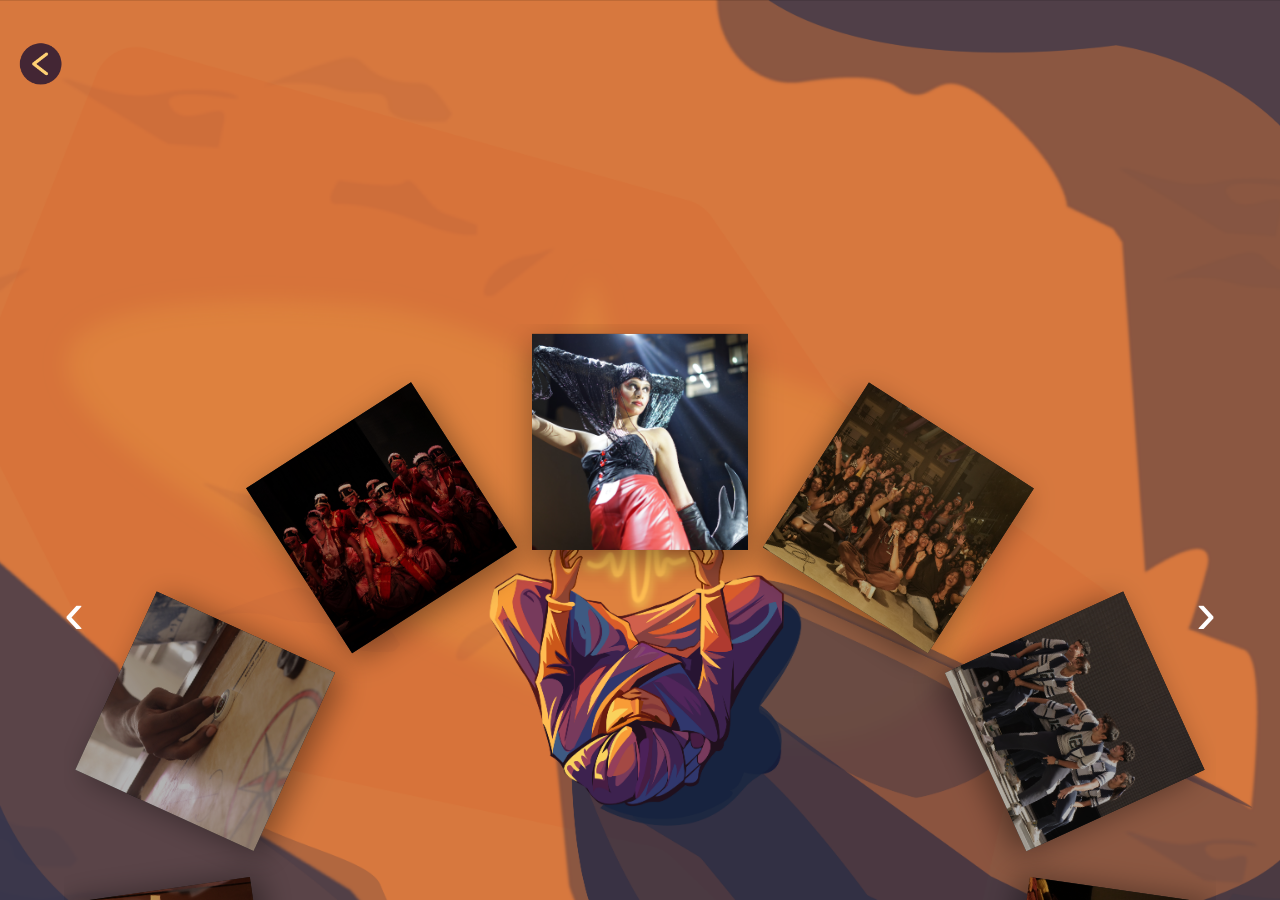
<file: More pages/Gallery.html>
<!DOCTYPE html>
<html lang="en">
<head>
    <meta charset="UTF-8">
    <title>Gallery | SPECTRUM 2026 | Nift Delhi</title>

    <link rel="icon" type="image/png" sizes="42x42" href="../Backgrounds/favicon.png">

    <link href="https://fonts.google.com/specimen/EB+Garamond?query=garamond" rel="stylesheet">

    <link rel="stylesheet" href="../More pages/gallerypage/slider.css">

<style>
* {
    margin: 0;
    padding: 0;
    box-sizing: border-box;
}

html, body {
            margin: 0;
            padding: 0;
            background-color: #000000;
        }

body {
    height: 100vh;
    overflow: hidden;
    background:
        url("../Backgrounds/gallery.png");
    background-size: cover;
    background-position: center;
}


/* ============================= */
/* BACK BUTTON */
/* ============================= */

.back-btn {
    position: absolute;

    width: 45px;        /* change size freely */
    top: 4.5%;          /* change vertical position */
    left: 1.5%;         /* change horizontal position */

    cursor: pointer;
    transition: all 0.4s ease;
    z-index: 200;       /* above wheel + navbar */
}

.back-btn:hover {
    transform: scale(1.15) rotate(2deg);
    opacity: 0.9;
}

</style>
</head>

<body>

 <div id="transitionOverlay" style="display: none;">
    <video id="transitionVideo" muted playsinline preload="auto">
        <source src="../Backgrounds/loading.MP4" type="video/mp4">
    </video>
</div>

<!-- BACK BUTTON -->
<a href="../more.html">
    <img src="../Button Images/backicon.png" class="back-btn">
</a>

<div class="slider">
  <div class="circular-slider circular-slider-1">
    <div class="wrapper">

<div class="controls__left arrow-btn">‹</div>
<div class="controls__right arrow-btn">›</div>



      <div class="slides-holder">
        <div class="slides-holder__item slides-holder__item_active">
          <img src="../More pages/gallerypage/fashion2.png">
        </div>
        <div class="slides-holder__item">
          <img src="../More pages/gallerypage/artist.png">
        </div>
        <div class="slides-holder__item">
          <img src="../More pages/gallerypage/dance.png">
        </div>
        <div class="slides-holder__item">
          <img src="../More pages/gallerypage/fashion1.png">
        </div>
        <div class="slides-holder__item">
          <img src="../More pages/gallerypage/influencer.png">
        </div>
        <div class="slides-holder__item">
          <img src="../More pages/gallerypage/nukkad.png">
        </div>
        <div class="slides-holder__item">
          <img src="../More pages/gallerypage/food.png">
        </div>
        <div class="slides-holder__item">
          <img src="../More pages/gallerypage/sing.png">
        </div>
        <div class="slides-holder__item">
          <img src="../More pages/gallerypage/reveal.png">
        </div>
        <div class="slides-holder__item">
          <img src="../More pages/gallerypage/carrom.png">
        </div>
        <div class="slides-holder__item">
          <img src="../More pages/gallerypage/dhara.png">
        </div>
      </div>

      <div class="descriptions"></div>

    </div>
  </div>
</div>

   <script>
function playTransition(targetPage) {

    const overlay = document.getElementById("transitionOverlay");
    const video = document.getElementById("transitionVideo");

    overlay.style.display = "flex";

    video.currentTime = 0;
    video.play();

    video.onended = function () {
        window.location.href = targetPage;
    };
}
</script>

<script src="../More pages/gallerypage/slider.js"></script>

</body>
</html>
</file>
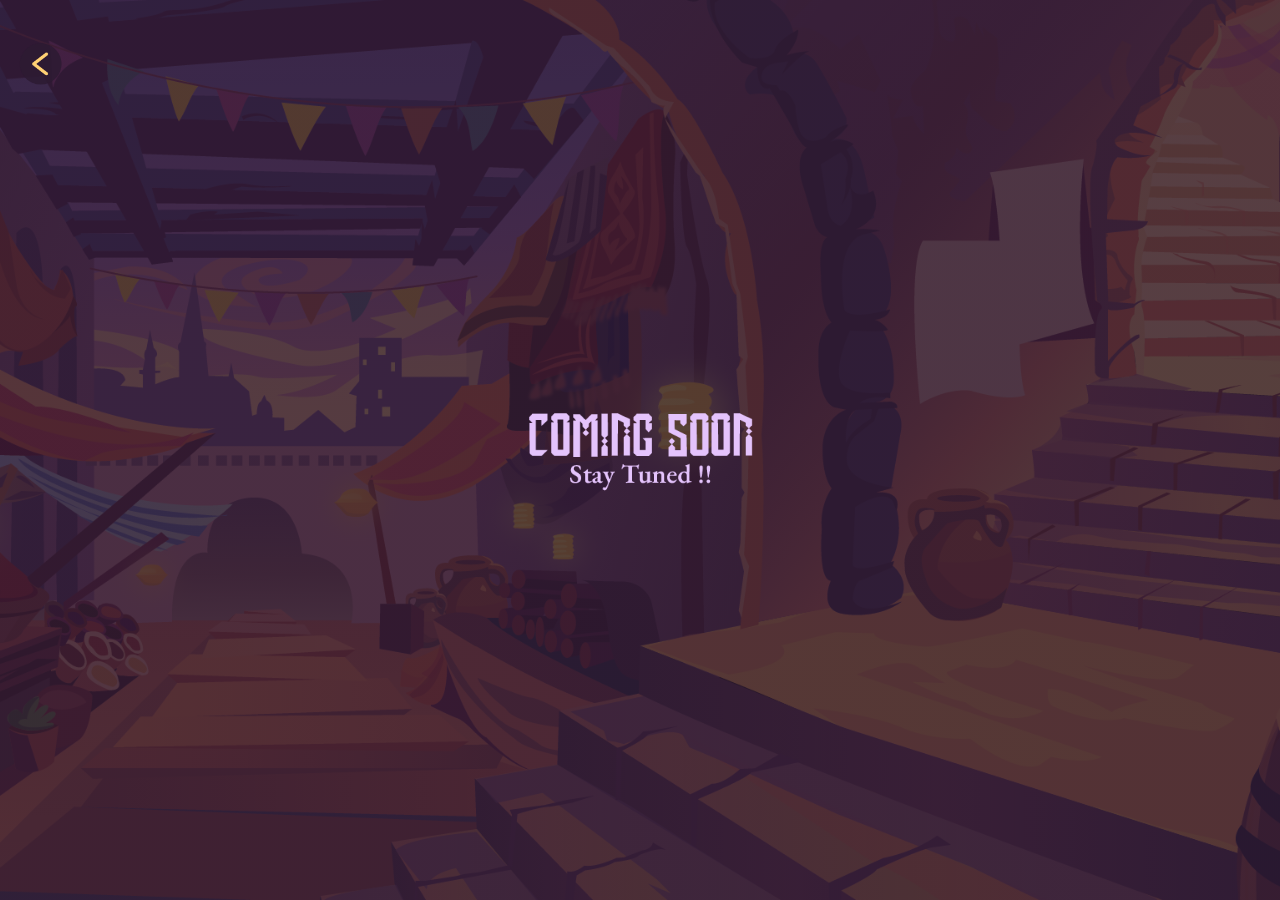
<file: More pages/Merch.html>
<!DOCTYPE html>
<html lang="en">
<head>
    <meta charset="UTF-8">
    <title>Merch | SPECTRUM 2026 | Nift Delhi</title>

    <link rel="icon" type="image/png" sizes="42x42" href="../Backgrounds/favicon.png">

    <link href="https://fonts.google.com/specimen/EB+Garamond?query=garamond" rel="stylesheet">


    <link rel="stylesheet"
    href="https://cdnjs.cloudflare.com/ajax/libs/font-awesome/5.15.4/css/all.min.css"/>

<style>
    * {
    margin: 0;
    padding: 0;
    box-sizing: border-box;
}

html, body {
            margin: 0;
            padding: 0;
            background-color: #000000;
        }

body {
    font-family: 'IBM Plex Sans', sans-serif;
    height: 100vh;
    overflow: hidden;

    background:
    linear-gradient(rgba(45,26,50,0.8), rgba(45,26,50,0.8)),
    url("../Backgrounds/home.png");

background-size: cover;
background-position: center;

}

/* ============================= */
/* BACK BUTTON */
/* ============================= */

.back-btn {
    position: absolute;

    width: 45px;        /* change size freely */
    top: 4.5%;          /* change vertical position */
    left: 1.5%;         /* change horizontal position */

    cursor: pointer;
    transition: all 0.4s ease;
    z-index: 200;       /* above wheel + navbar */
}

.back-btn:hover {
    transform: scale(1.15) rotate(2deg);
    opacity: 0.9;
}

/* ============================= */
/* COMING SOON CENTER IMAGE */
/* ============================= */

.coming-soon-wrapper {
    position: absolute;
    top: 50%;
    left: 50%;
    transform: translate(-50%, -50%);
    
    display: flex;
    align-items: center;
    justify-content: center;

    z-index: 50; /* above background */
}

.coming-soon-img {
    width: 40%;
    max-width: 500px;
    min-width: 250px;

    animation: float 3s ease-in-out infinite;
}
@keyframes float {
    0% { transform: translateY(0px); }
    50% { transform: translateY(-10px); }
    100% { transform: translateY(0px); }
}

</style>
</head>

<body>

    
 <div id="transitionOverlay" style="display: none;">
    <video id="transitionVideo" muted playsinline preload="auto">
        <source src="../Backgrounds/loading.MP4" type="video/mp4">
    </video>
</div>


<div class="coming-soon-wrapper">
    <img src="../Button Images/comingsoon.png" class="coming-soon-img">
</div>

<!-- BACK BUTTON -->
<a href="../more.html">
    <img src="../Button Images/backicon.png" class="back-btn">
</a>

 <script>
function playTransition(targetPage) {

    const overlay = document.getElementById("transitionOverlay");
    const video = document.getElementById("transitionVideo");

    overlay.style.display = "flex";

    video.currentTime = 0;
    video.play();

    video.onended = function () {
        window.location.href = targetPage;
    };
}
</script>


</body>
</html>
</file>
<file: navbarstyle.css>
/* NAVBAR BACKGROUND BAR */
.navbar {
    position: fixed;
    top: 30px;
    border-radius: 10px;
    width: 90%;
    left: 50%;
    transform: translateX(-50%);
    height: 50px;
    opacity: 0.8;
    backdrop-filter: blur(10px);
    background-color: #2d1a32;
    display: flex;
    justify-content: center;
    align-items: center;
    z-index: 1000;
}

/* INNER CONTENT CONTAINER */
.nav-content {
    width: 100%;
    max-width: 1400px;
    padding: 0 20px;
    display: flex;
    justify-content: space-between;
    align-items: center;
}

/* NAV LINKS */
.nav-links {
    display: flex;
    gap: 40px;
}

.nav-links a {
    text-decoration: none;
    color: #ffd173;
    font-size: 20px;
    font-weight: 500;
    display: inline-block;
    transition: transform 0.3s ease;
}

.nav-links a:hover {
    transform: scale(1.08);
}

/* LOGO IMAGE */
.logo img {
    height: 90px;
}
#transitionOverlay {
    position: fixed;
    inset: 0;
    background: #000000;
    display: none;
    justify-content: center;
    align-items: center;
    z-index: 99999;
}

#transitionOverlay video {
    width: 400px;   /* adjust size */
    height: auto;
}


 /* ===== Base Navbar Styling ===== */
        .navbar {
            width: 90%;
            /* background: #ffffff; */
            padding: 12px 10px;
            box-sizing: border-box;
        }

        .nav-content {
            display: flex;
            justify-content: space-between;
            align-items: center;
        }

        /* ===== Nav Links ===== */
        .nav-links {
            display: flex;
            gap: 35px;
        }

        .nav-links a {
            text-decoration: none;
            font-size: 18px;
            font-weight: 600;
            /* color: #222; */
            transition: 0.3s ease;
        }

        /* .nav-links a:hover {
    color: #007bff;
} */

        /* ===== Logo ===== */
        .logo img {
            width: 200px;
            /* Proper fixed width */
            height: auto;
            display: block;
        }

        @media (max-width: 1024px) and (min-width: 768px) {

            .navbar {
                padding: 12px 25px;
                /* Reduce side padding */
            }

            .nav-links {
                gap: 20px;
                /* Reduce link spacing */
            }

            .nav-links a {
                font-size: 15px;
                /* Slightly smaller text */
            }

            .logo img {
                width: 110px;
                /* Adjust logo size for tablets */
            }
        }
</file>
<file: More pages/gallerypage/slider.css>
.slider {
    width: 100%;
    height: 100vh;
    display: flex;
    align-items: center;
    justify-content: center;
}

.circular-slider {
  width: 100%;
  height: 100%;
  overflow: hidden;
  display: -webkit-box;
  display: -ms-flexbox;
  display: flex;
  -webkit-box-pack: center;
      -ms-flex-pack: center;
          justify-content: center;
  -webkit-box-align: end;
      -ms-flex-align: end;
          align-items: flex-end;
  /*background-color: #222; */}
  .circular-slider .wrapper {
    margin: 0 auto;
    display: -webkit-box;
    display: -ms-flexbox;
    display: flex;
    -webkit-box-pack: center;
        -ms-flex-pack: center;
            justify-content: center;
    position: relative;
    -webkit-box-sizing: border-box;
            box-sizing: border-box;
    padding: 20px 20px 0px 20px;
    overflow: hidden; }
    .circular-slider .wrapper .controls__left, .circular-slider .wrapper .controls__right, .circular-slider .wrapper .controls__autoplay {
      position: absolute;
      z-index: 999;
      pointer-events: auto;
      -webkit-transition: .6s all;
      -o-transition: .6s all;
      transition: .6s all; }
      .circular-slider .wrapper .controls__left:hover .icon-wrapper, .circular-slider .wrapper .controls__right:hover .icon-wrapper, .circular-slider .wrapper .controls__autoplay:hover .icon-wrapper {
        font-size: 1.7em;
        opacity: 1; }
      .circular-slider .wrapper .controls__left .icon-wrapper, .circular-slider .wrapper .controls__right .icon-wrapper, .circular-slider .wrapper .controls__autoplay .icon-wrapper {
        display: -webkit-box;
        display: -ms-flexbox;
        display: flex;
        -webkit-box-pack: center;
            -ms-flex-pack: center;
                justify-content: center;
        -webkit-box-align: center;
            -ms-flex-align: center;
                align-items: center;
        width: 100%;
        height: 100%;
        color: #ffffff;
        font-size: 3em;
        opacity: .7; }
    .circular-slider .wrapper .controls__left, .circular-slider .wrapper .controls__right {
      top: 50%; }
    .circular-slider .wrapper .controls__left {
      left: 0;
      -webkit-transform: translateY(-50%);
          -ms-transform: translateY(-50%);
              transform: translateY(-50%); }
      .circular-slider .wrapper .controls__left:hover {
        left: 0; }
    .circular-slider .wrapper .controls__right {
      right: 0;
      -webkit-transform: translate(0%, -50%);
          -ms-transform: translate(0%, -50%);
              transform: translate(0%, -50%); }
    .circular-slider .wrapper .controls__autoplay {
      bottom: 0;
      left: 50%;
      -webkit-transform: translate(-50%, 0%);
          -ms-transform: translate(-50%, 0%);
              transform: translate(-50%, 0%); }
      .circular-slider .wrapper .controls__autoplay_running .pause {
        display: block; }
      .circular-slider .wrapper .controls__autoplay_running .run {
        display: none; }
      .circular-slider .wrapper .controls__autoplay_paused .pause {
        display: none; }
      .circular-slider .wrapper .controls__autoplay_paused .run {
        display: block; }
    .circular-slider .wrapper .slides-holder {
      border-radius: 50%;
      border: none;
      -webkit-transform-origin: center;
          -ms-transform-origin: center;
              transform-origin: center;
      -webkit-box-sizing: border-box;
              box-sizing: border-box;
      display: -webkit-box;
      display: -ms-flexbox;
      display: flex;
      -webkit-box-pack: center;
          -ms-flex-pack: center;
              justify-content: center;
      -webkit-box-align: center;
          -ms-flex-align: center;
              align-items: center;
      position: relative;
      z-index: 1; /* was 100 */ }
      .circular-slider .wrapper .slides-holder__item {
        border-radius: 0;
        position: absolute;
        background-color: #111;
        box-shadow: 0 10px 30px rgba(0,0,0,0.4);
        -webkit-box-sizing: border-box;
                box-sizing: border-box;
        -webkit-transform-origin: center;
            -ms-transform-origin: center;
                transform-origin: center;
        background-color: #222;
        -webkit-transition: .3s linear all;
        -o-transition: .3s linear all;
        transition: .3s linear all;
        -webkit-filter: brightness(70%);
                filter: brightness(70%); }
        .circular-slider .wrapper .slides-holder__item img {
          width: 100%; 
          height: 100%;
          object-fit: cover;
          border-radius: 0;
          -webkit-user-select: none;
             -moz-user-select: none;
              -ms-user-select: none;
                  user-select: none; }
        .circular-slider .wrapper .slides-holder__item_active {
          -webkit-filter: brightness(100%);
                  filter: brightness(100%); }
    .circular-slider .wrapper .descriptions {
      position: absolute;
      bottom: 0%;
      z-index: 0; }
      .circular-slider .wrapper .descriptions__item {
        width: 100%;
        height: 0%;
        opacity: 0;
        display: -webkit-box;
        display: -ms-flexbox;
        display: flex;
        -webkit-box-orient: vertical;
        -webkit-box-direction: normal;
            -ms-flex-direction: column;
                flex-direction: column;
        -webkit-box-align: center;
            -ms-flex-align: center;
                align-items: center;
        -webkit-box-pack: center;
            -ms-flex-pack: center;
                justify-content: center;
        -webkit-transition: opacity 0s 0s linear;
        -o-transition: opacity 0s 0s linear;
        transition: opacity 0s 0s linear; }
        .circular-slider .wrapper .descriptions__item_visible {
          height: 100%;
          opacity: 1;
          -webkit-transition: opacity .6s 0s linear;
          -o-transition: opacity .6s 0s linear;
          transition: opacity .6s 0s linear; }
        .circular-slider .wrapper .descriptions__item h1, .circular-slider .wrapper .descriptions__item .description {
          font-family: Helvetica, sans-serif;
          color: white;
          text-align: center; }
        .circular-slider .wrapper .descriptions__item h1 {
          font-size: 200%;
          padding-top: 5px; }
        .circular-slider .wrapper .descriptions__item .description {
          font-size: 100%;
          margin-top: 5px;
          padding: 0% 10%;
          -o-text-overflow: ellipsis;
             text-overflow: ellipsis;
          overflow-y: hidden; }

.descriptions {
  display: none;
}
.slides-holder {
  pointer-events: none;
}
.controls__left,
.controls__right {
  position: absolute;
  top: 50%;
  transform: translateY(-50%);
  font-size: 60px;
  color: white;
  cursor: pointer;
  z-index: 999;
  user-select: none;
  transition: 0.3s ease;
  font-family: 'IBM Plex Sans', sans-serif;
}

.controls__left {
  left: 3%;
}

.controls__right {
  right: 3%;
}

.controls__left:hover,
.controls__right:hover {
  transform: translateY(-50%) scale(1.2);
  color: #ffd173;
}
</file>
